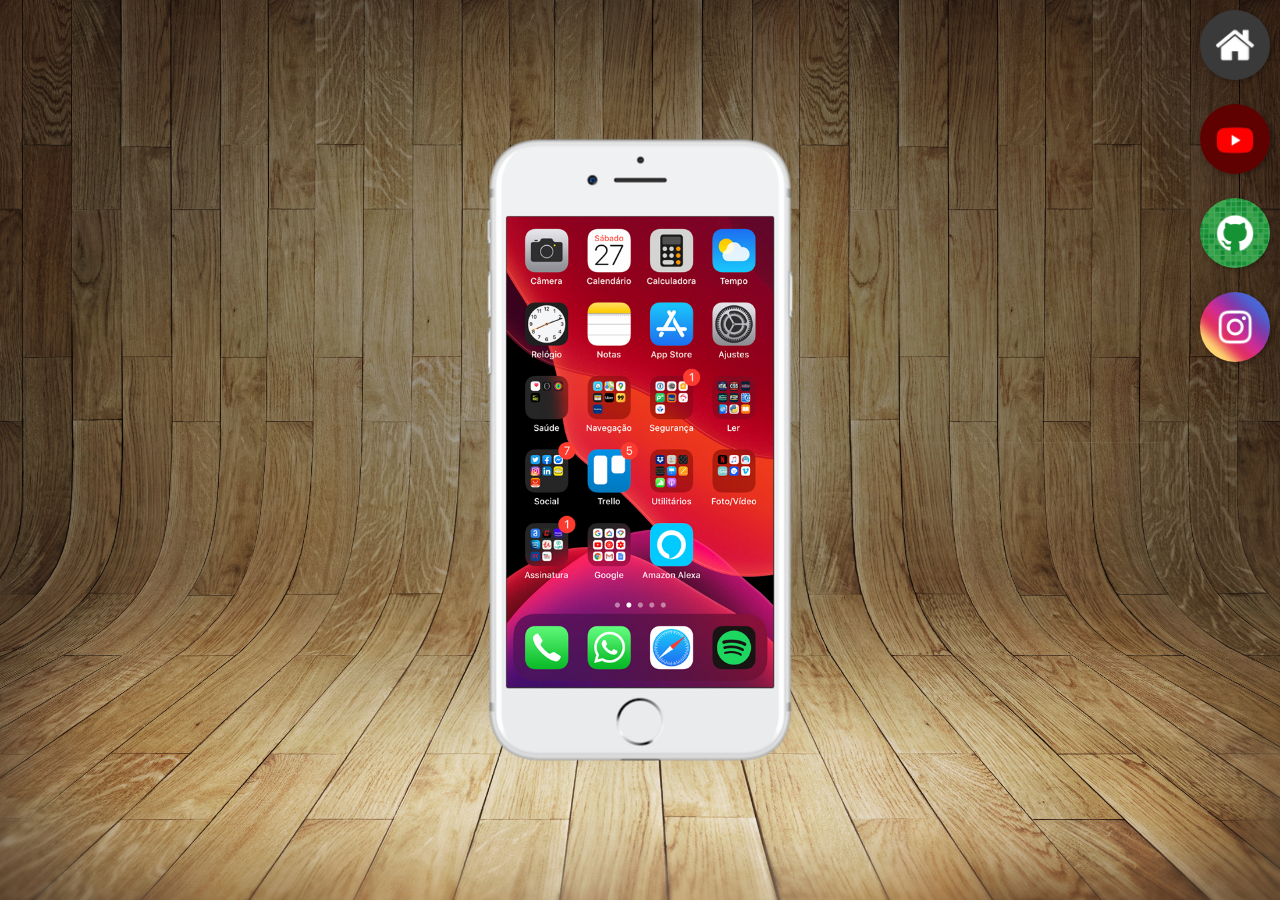
<file: index.html>
<!DOCTYPE html>
<html lang="pt-br">
<head>
    <meta charset="UTF-8">
    <meta name="viewport" content="width=device-width, initial-scale=1.0">
    <link rel="shortcut icon" href="favicon.ico" type="image/x-icon">
    <link rel="stylesheet" href="styles/style.css">
    <title>Redes Sociais</title>
</head>
<body>
    <main>
        <section id="phone">
            <iframe src="home.html" name="tela" id="tela" frameborder="0"> 
                Navegador incompatível para exibição do conteúdo
            </iframe>

        </section>
        <section id="sociais">
        <a href="home.html" target="tela"> <img src="imagens/logo-home.jpg" alt="home"></a> <br>        
        <a href="youtube.html" target="tela"><img src="imagens/logo-youtube.jpg" alt="Youtube"></a>
        <br>
        <a href="github.html" target="tela"><img src="imagens/logo-github.jpg" alt="GitHub"></a>
        <br>
        <a href="instagram.html" target="tela"><img src="imagens/logo-instagram.jpg" alt="Instagram"></a>
    </section>
</main>
</body>
</html>
</file>
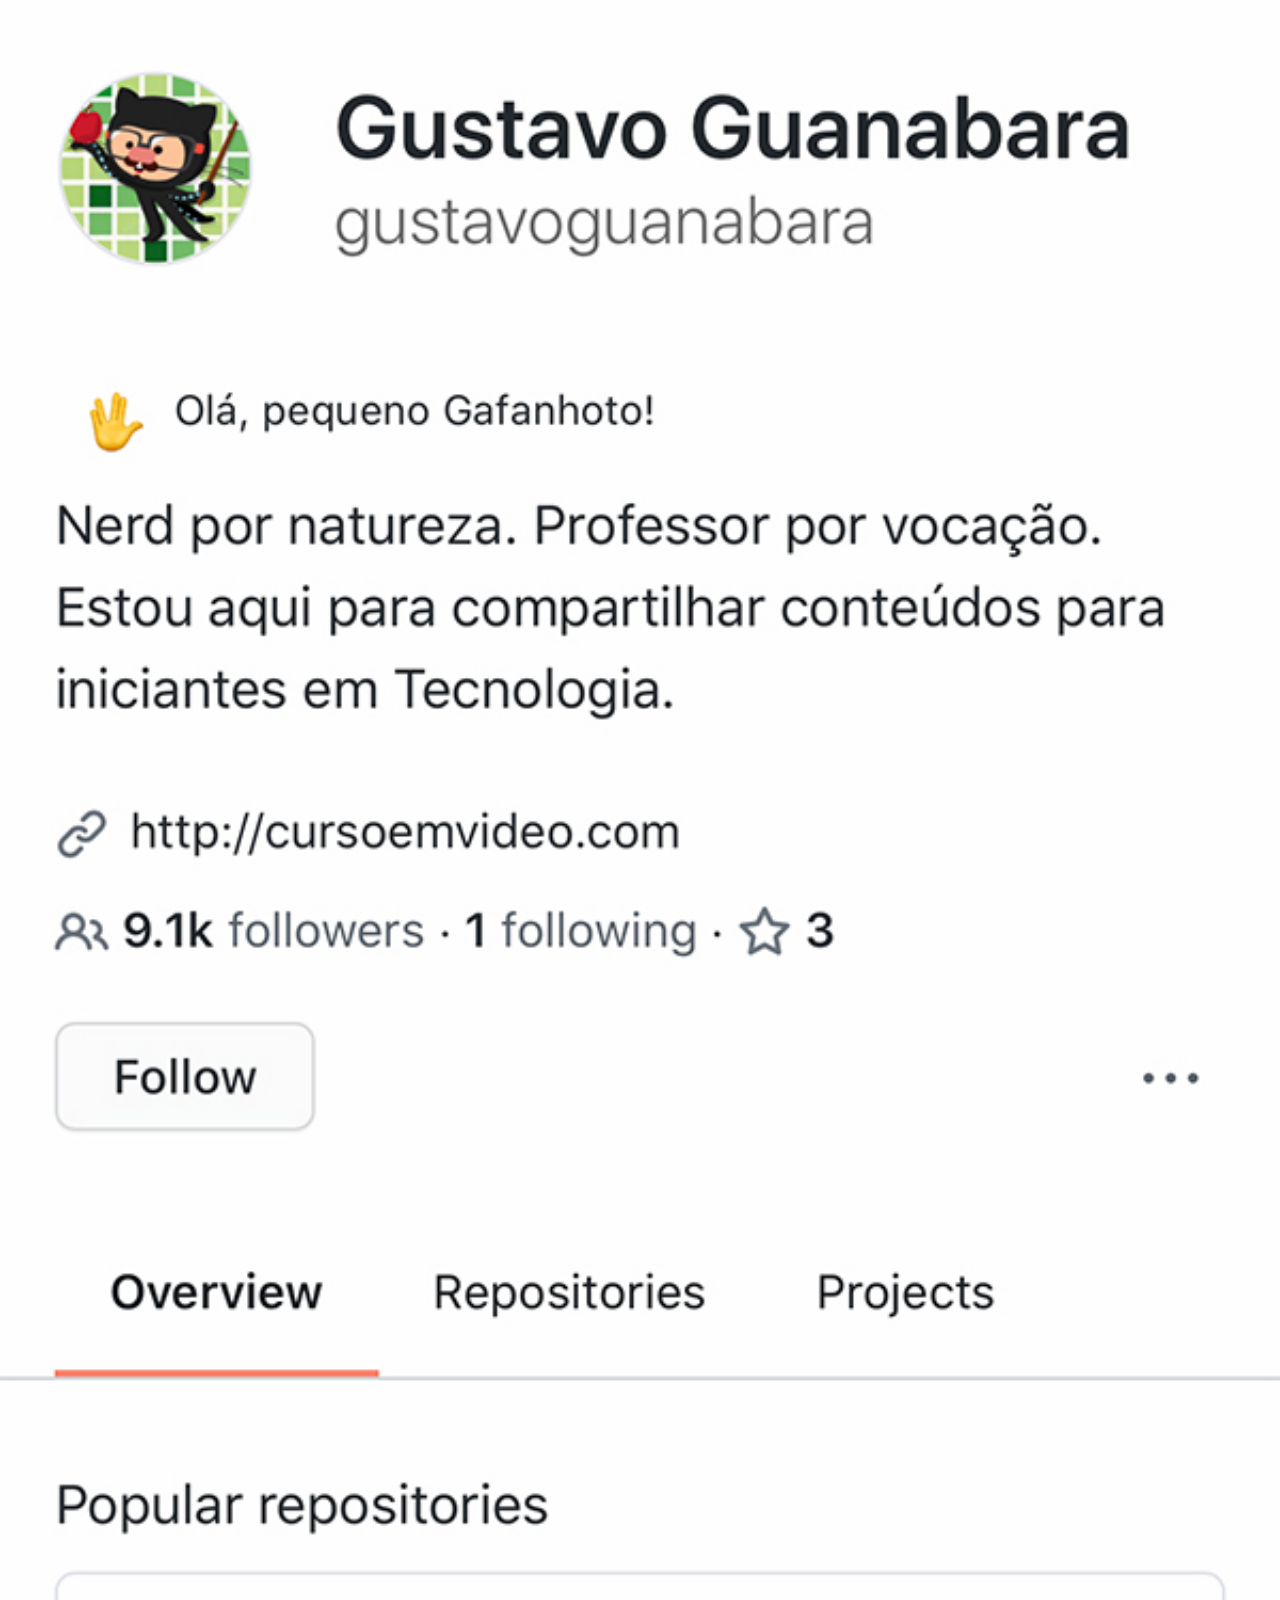
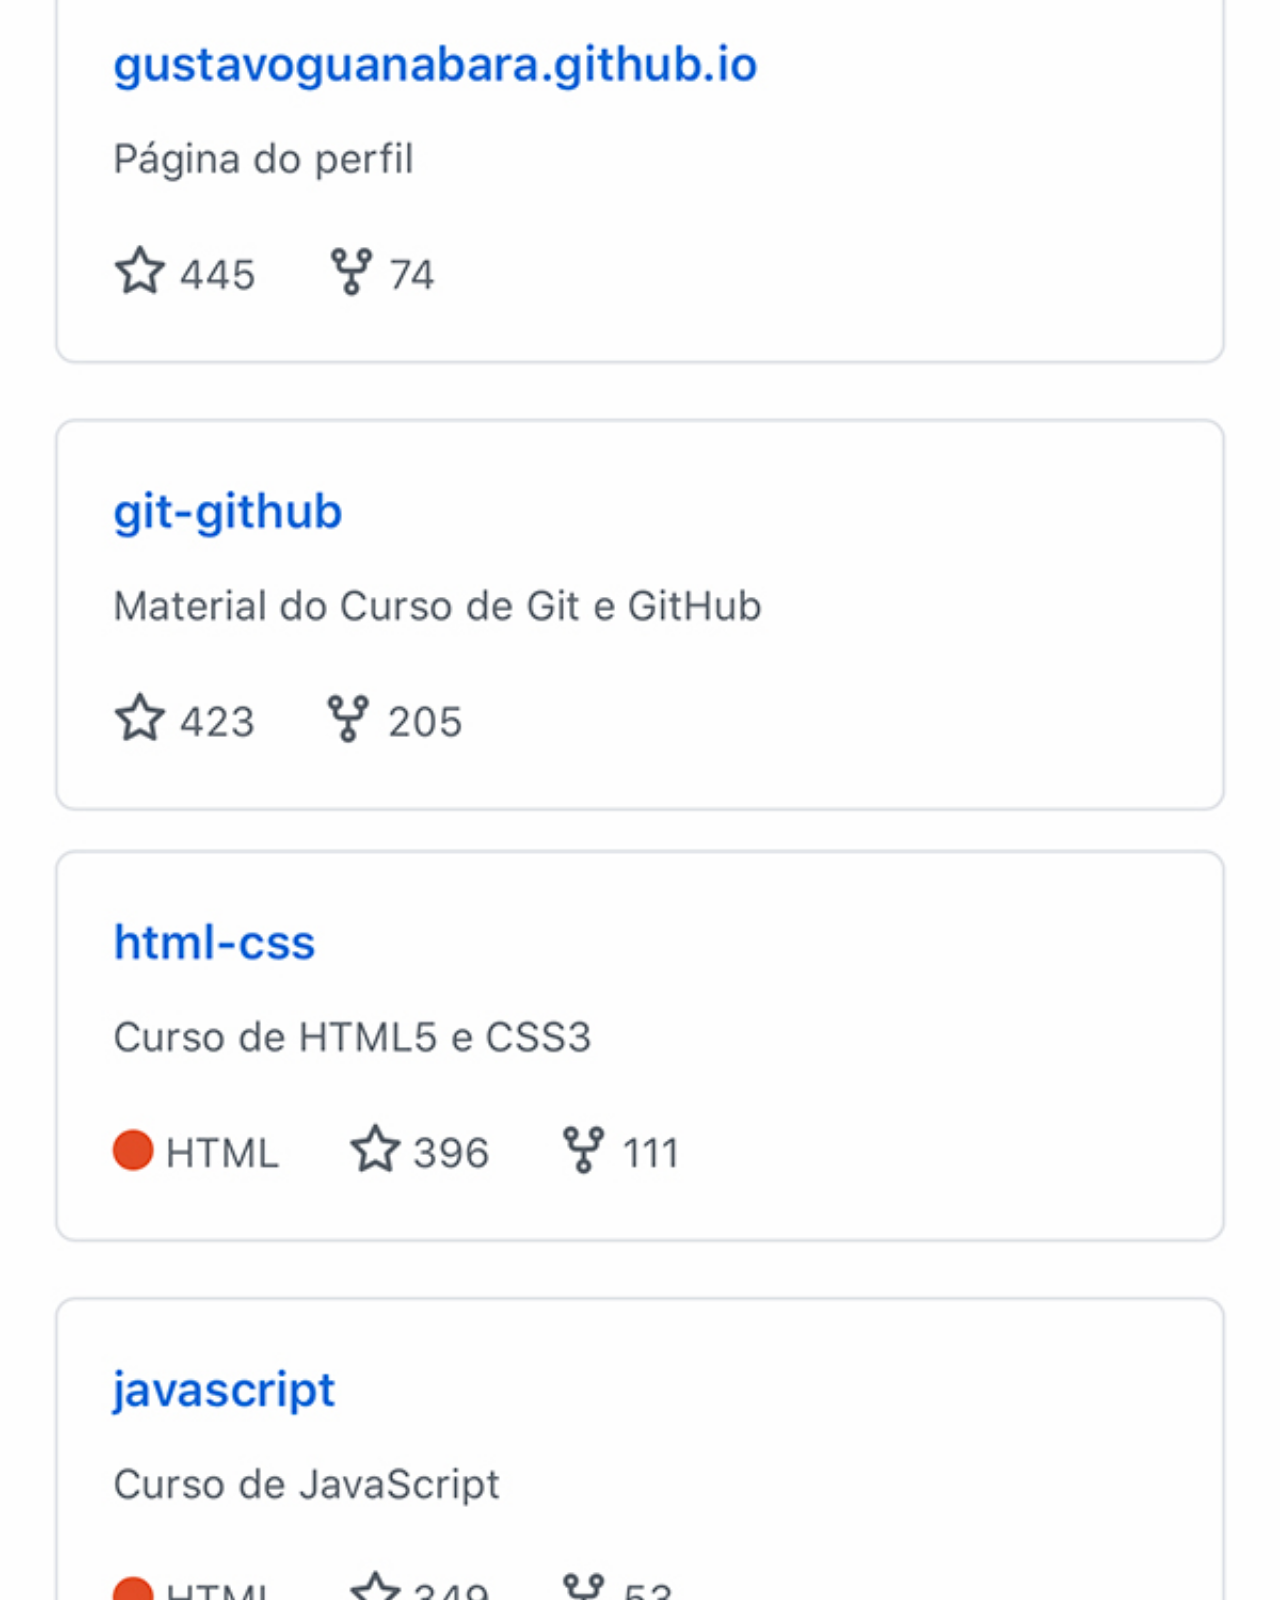
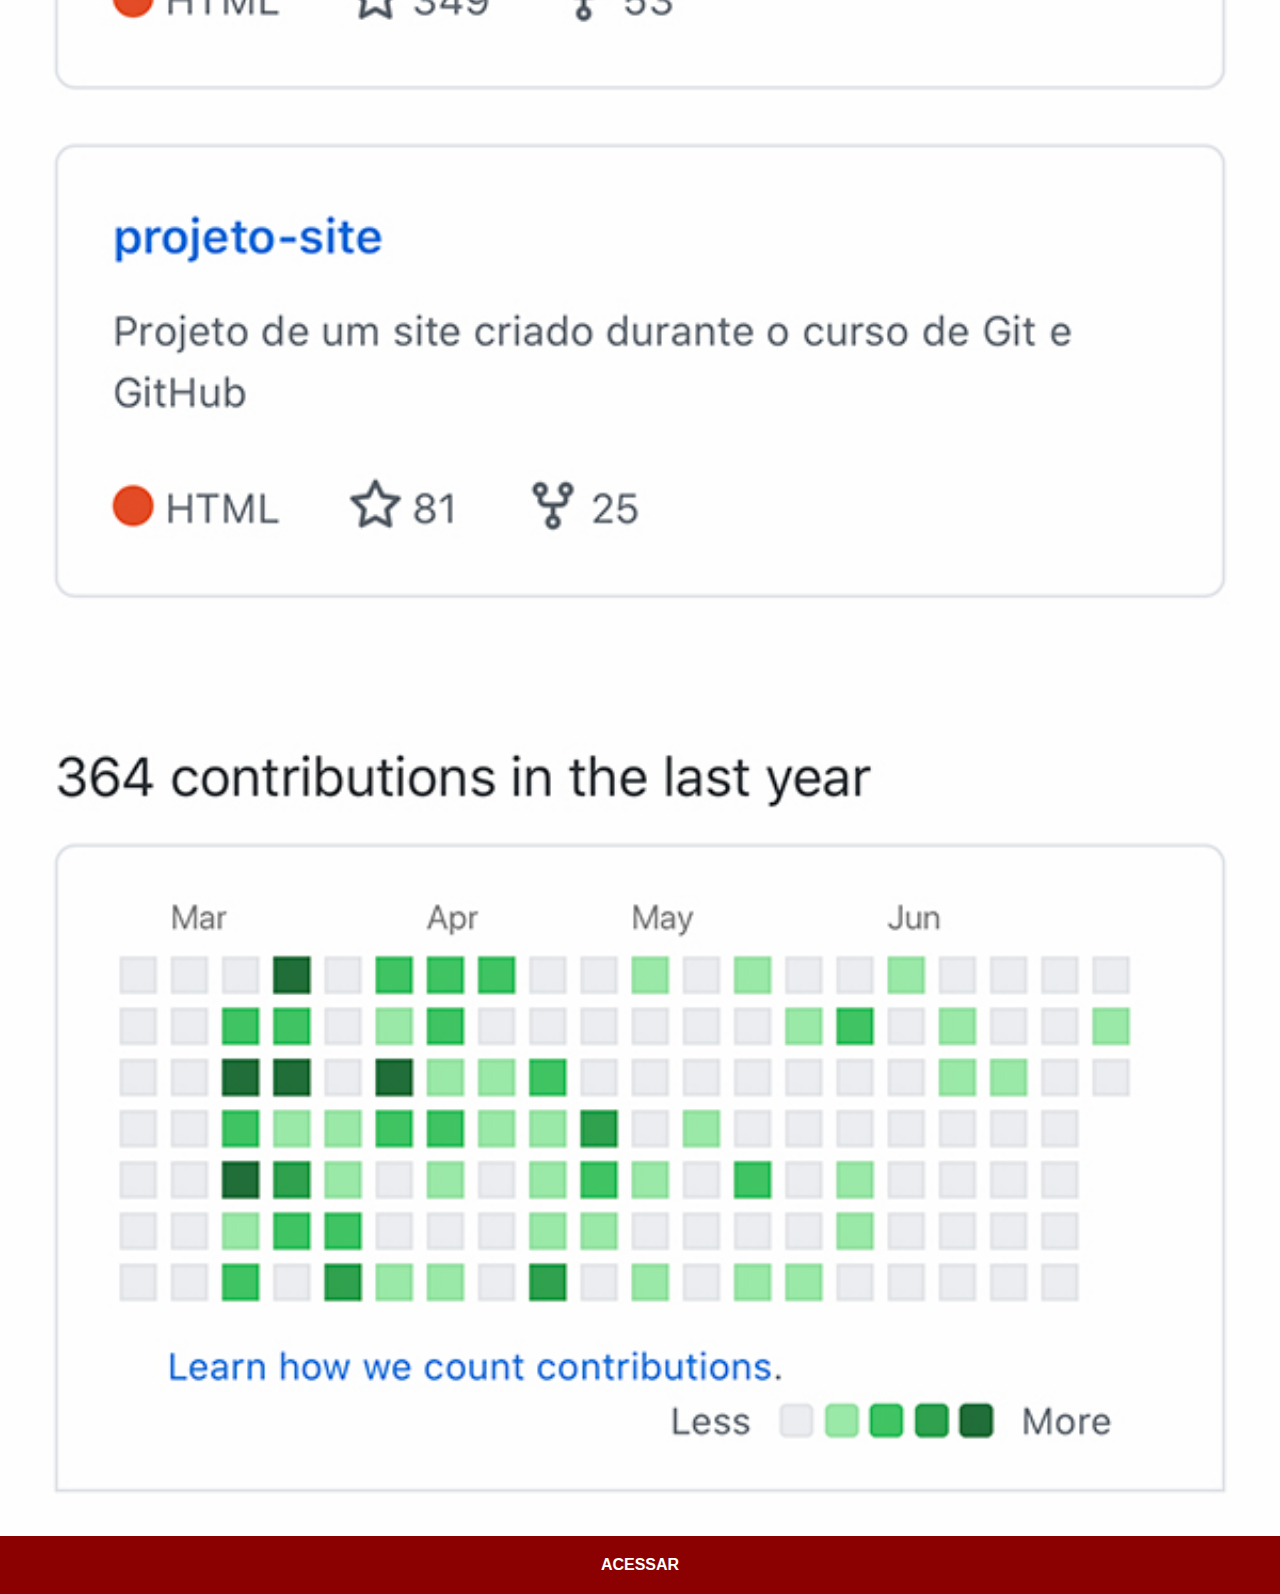
<file: github.html>
<!DOCTYPE html>
<html lang="pt-br">
<head>
    <meta charset="UTF-8">
    <meta name="viewport" content="width=device-width, initial-scale=1.0">
    <title>GitHub</title>
    <link rel="stylesheet" href="styles/sociais.css">
</head>
<body>
    <img src="imagens/tela-github.jpg" alt="GitHub">
    <a href="https://github.com/gustavoguanabara" target="_blank">ACESSAR</a> <!--blank para abrir em outra aba-->
</body>
</html>
</file>
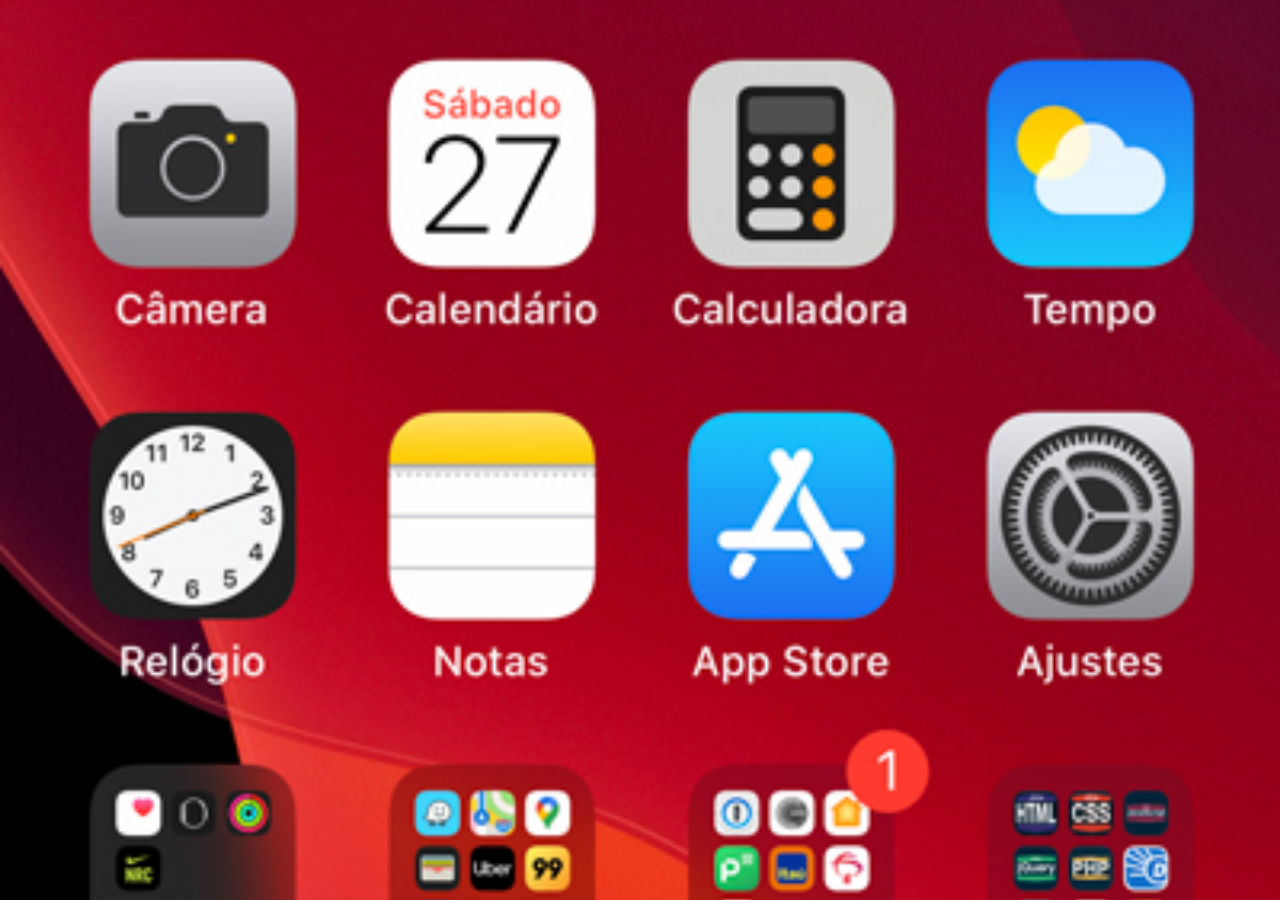
<file: home.html>
<!DOCTYPE html>
<html lang="pt-br">
<head>
    <meta charset="UTF-8">
    <meta name="viewport" content="width=device-width, initial-scale=1.0">
    <title>Home</title>
</head>
<style>
    * {
        margin: 0px;
        padding: 0px;
    }

    body {
        height: 100vh;
        width: 100vw;
        background: black url('imagens/tela-home.jpg') no-repeat top center;
        background-size: cover;
    }
</style>
<body>
    
</body>
</html>
</file>
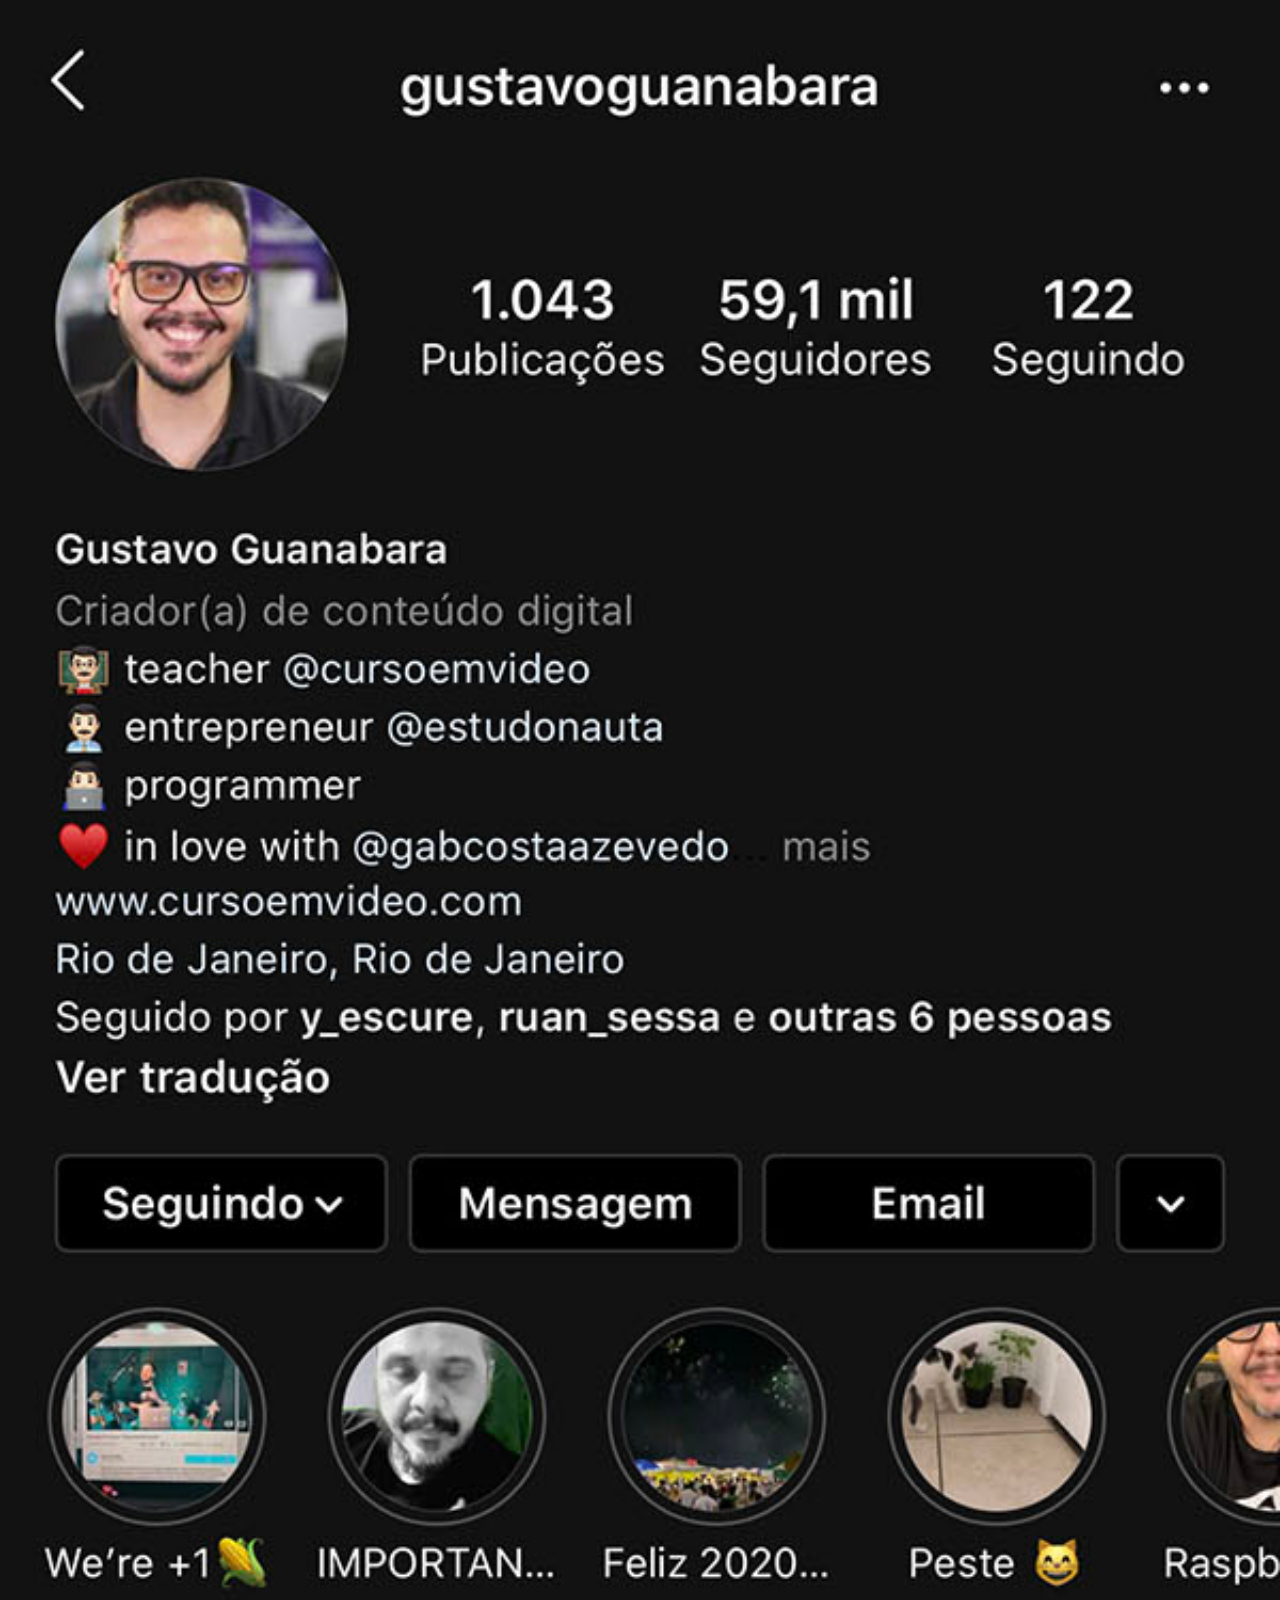
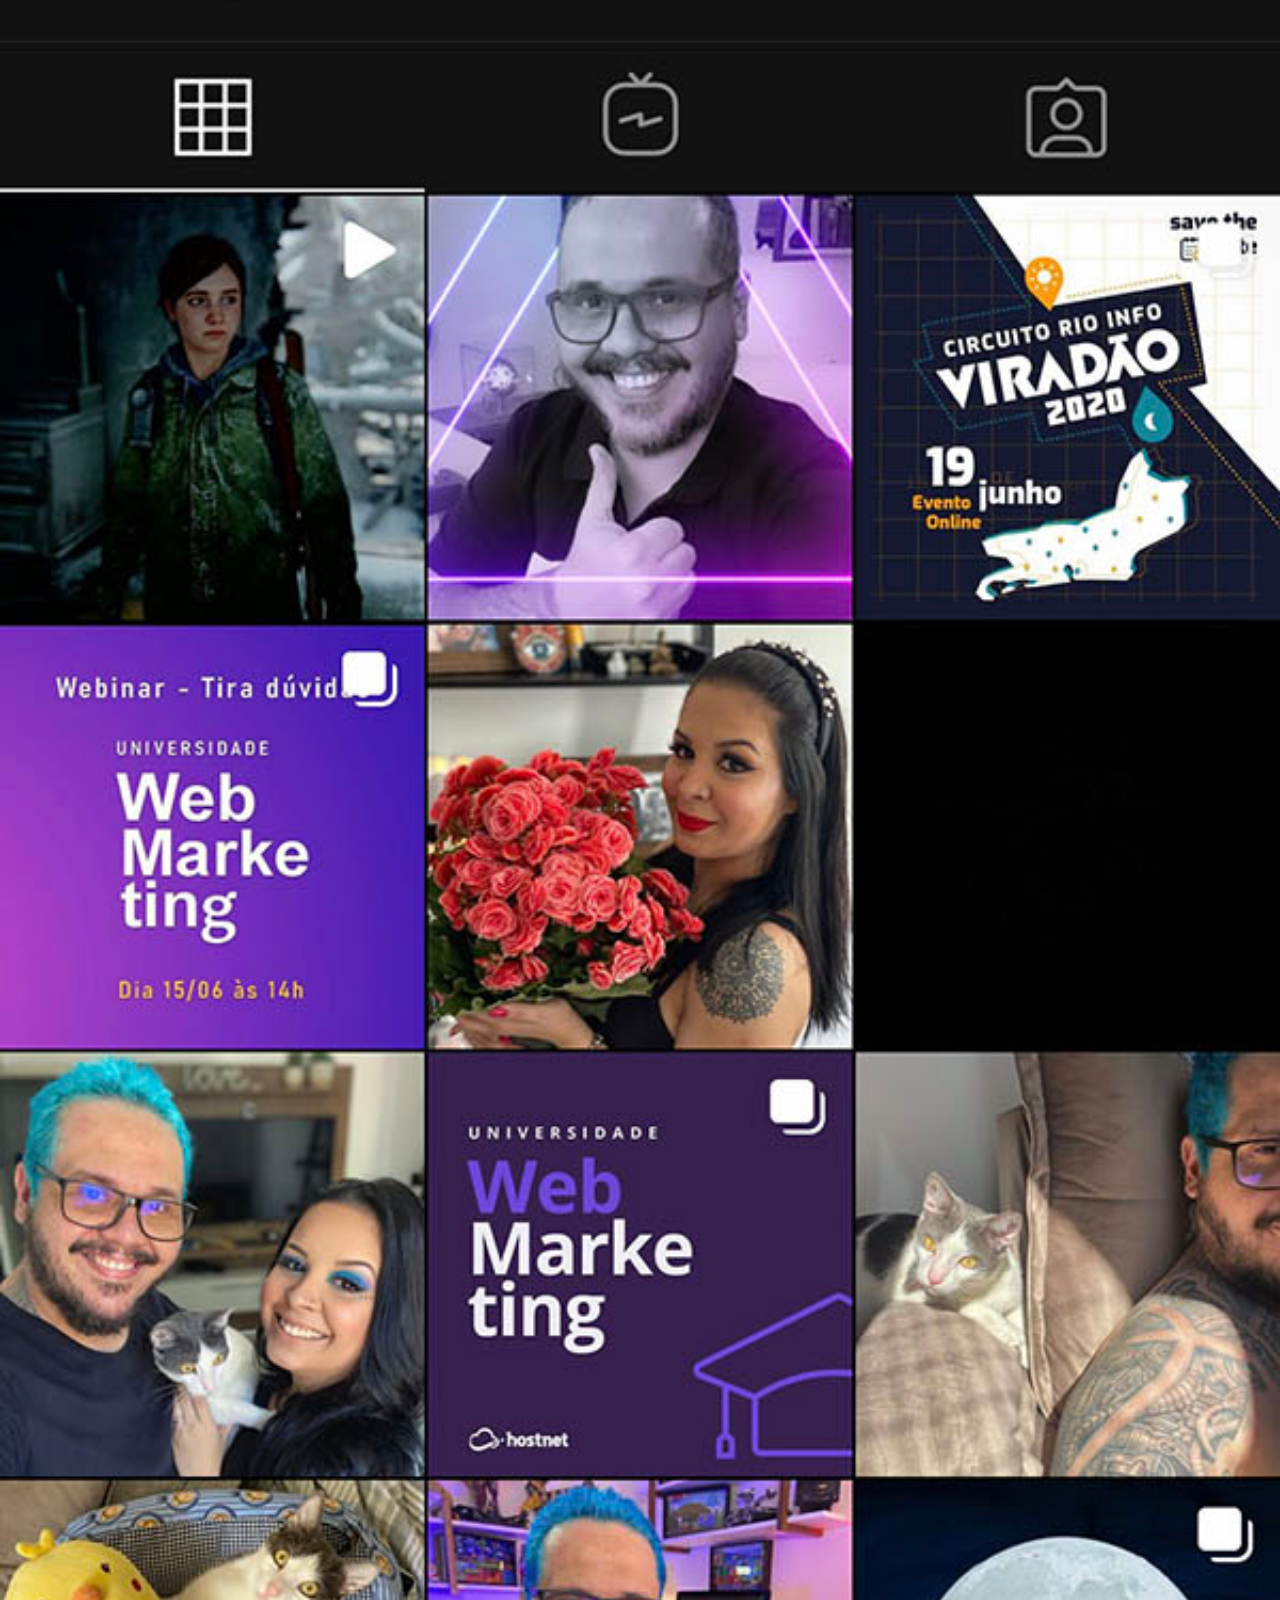
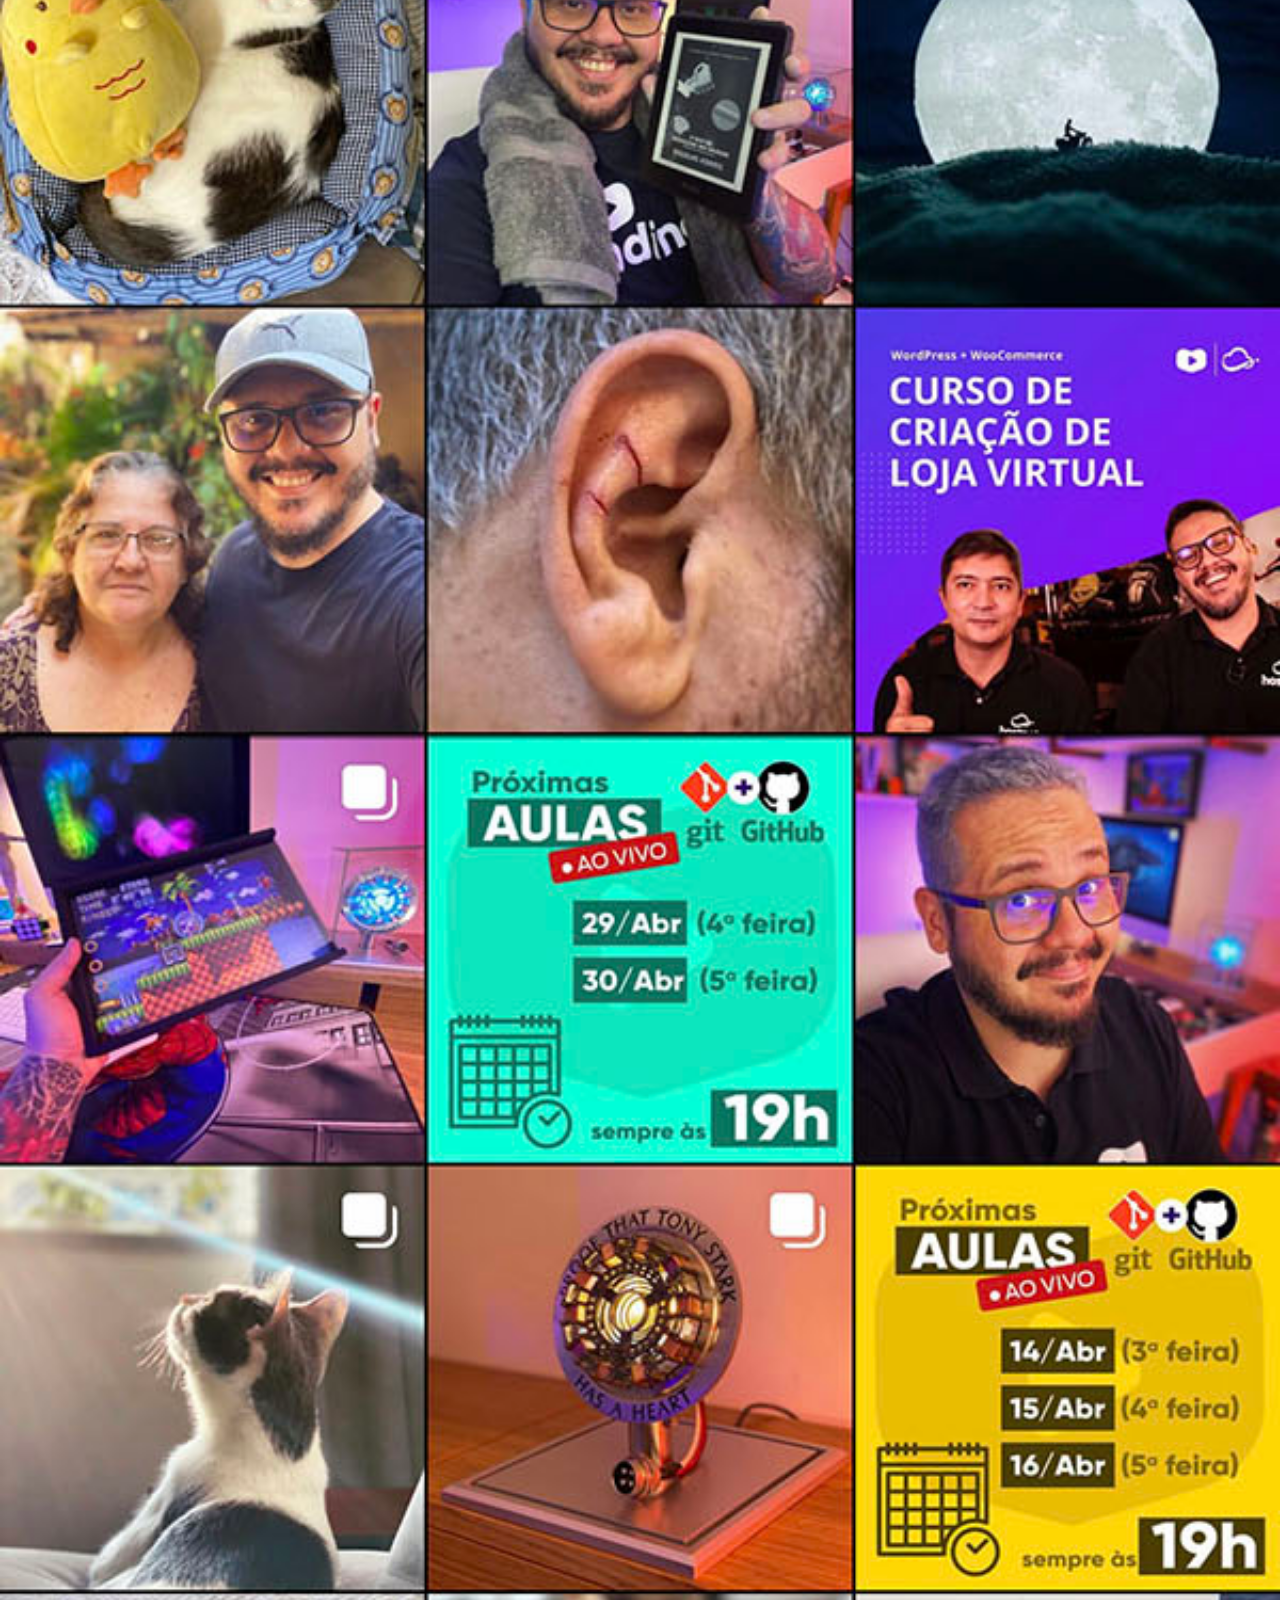
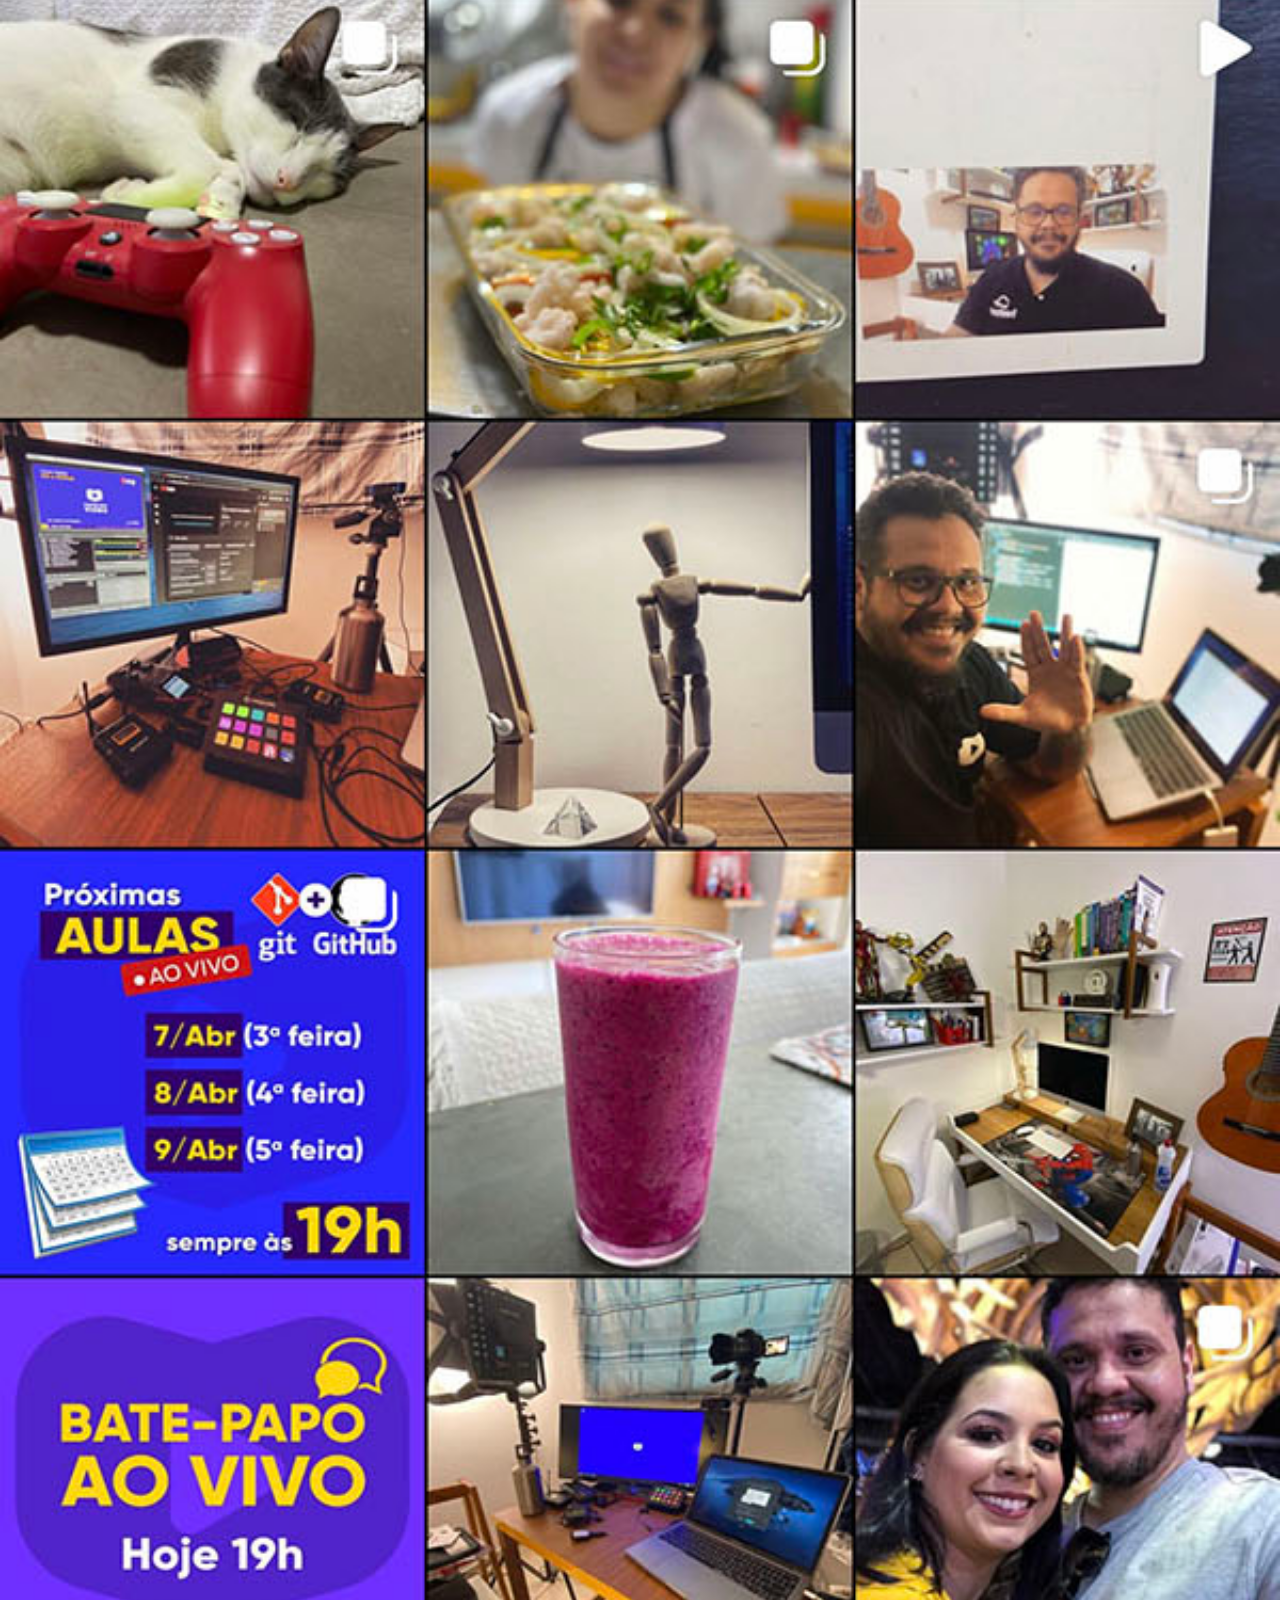
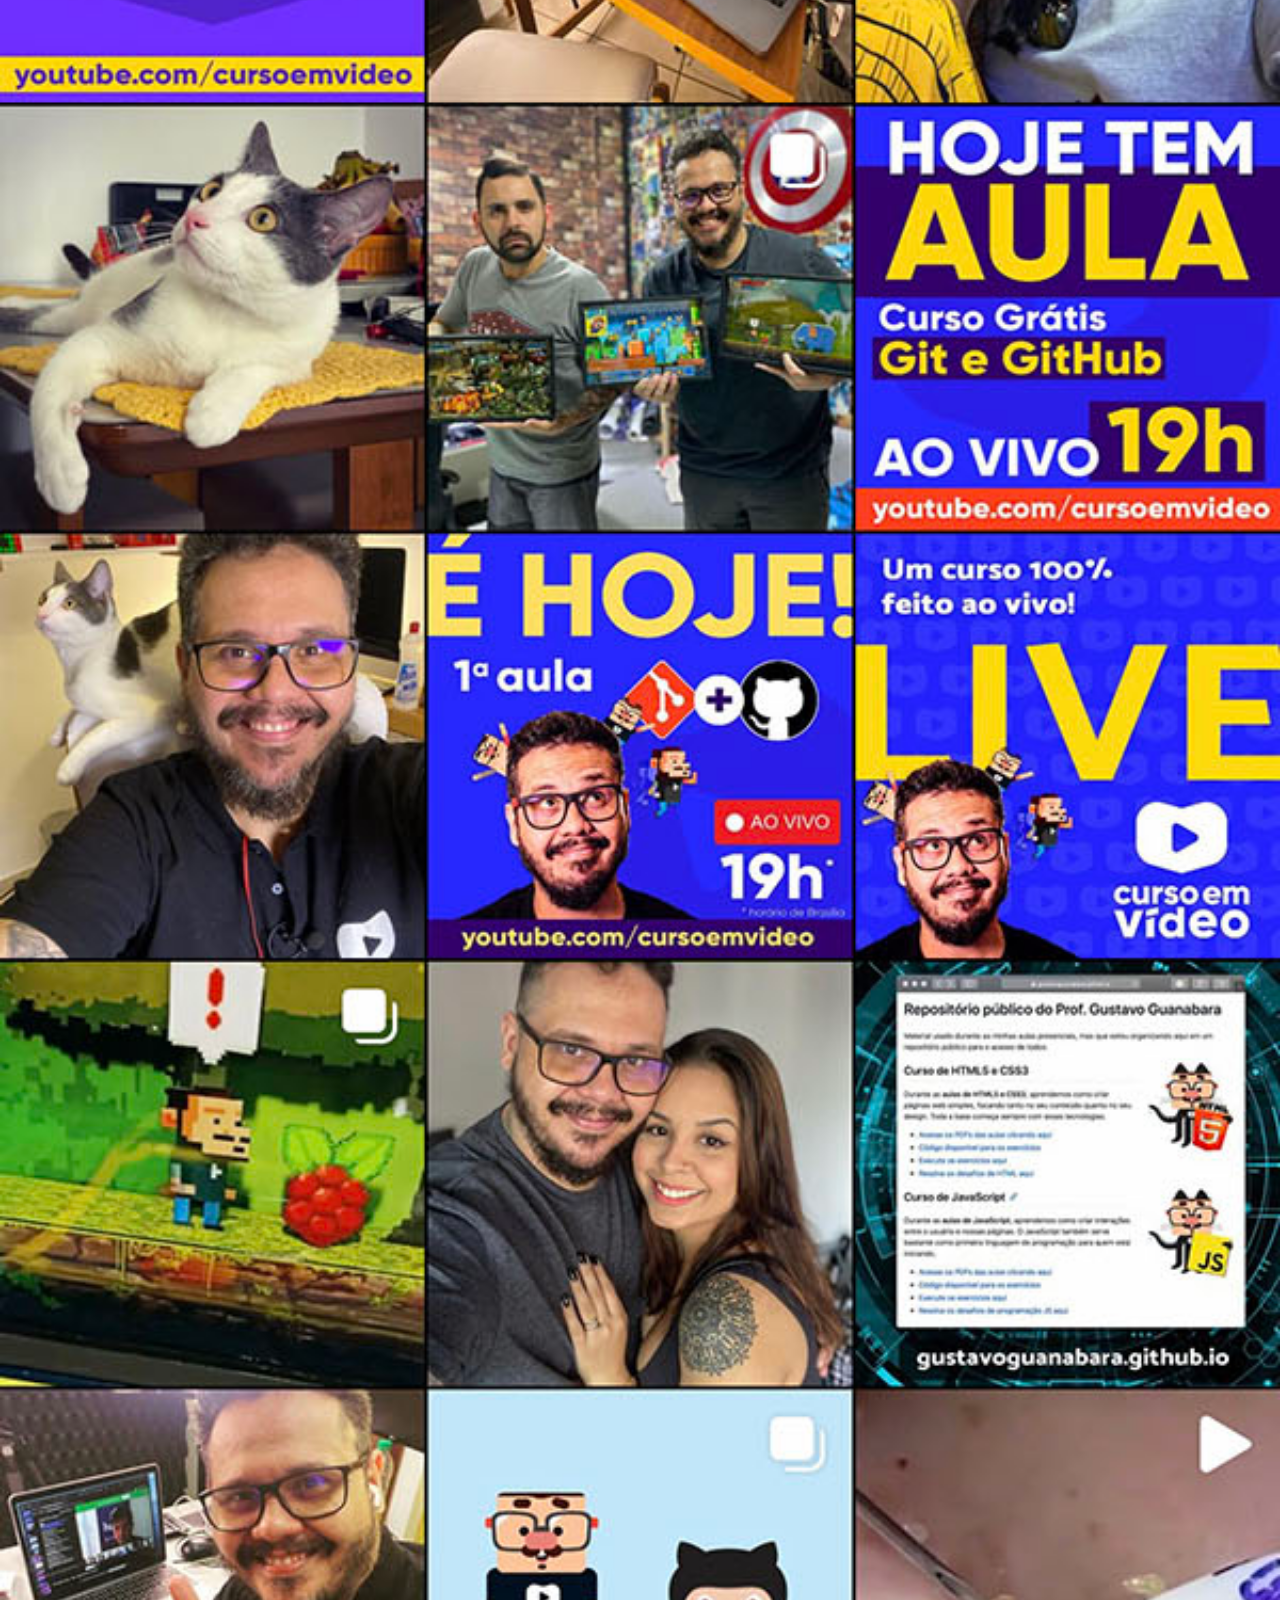
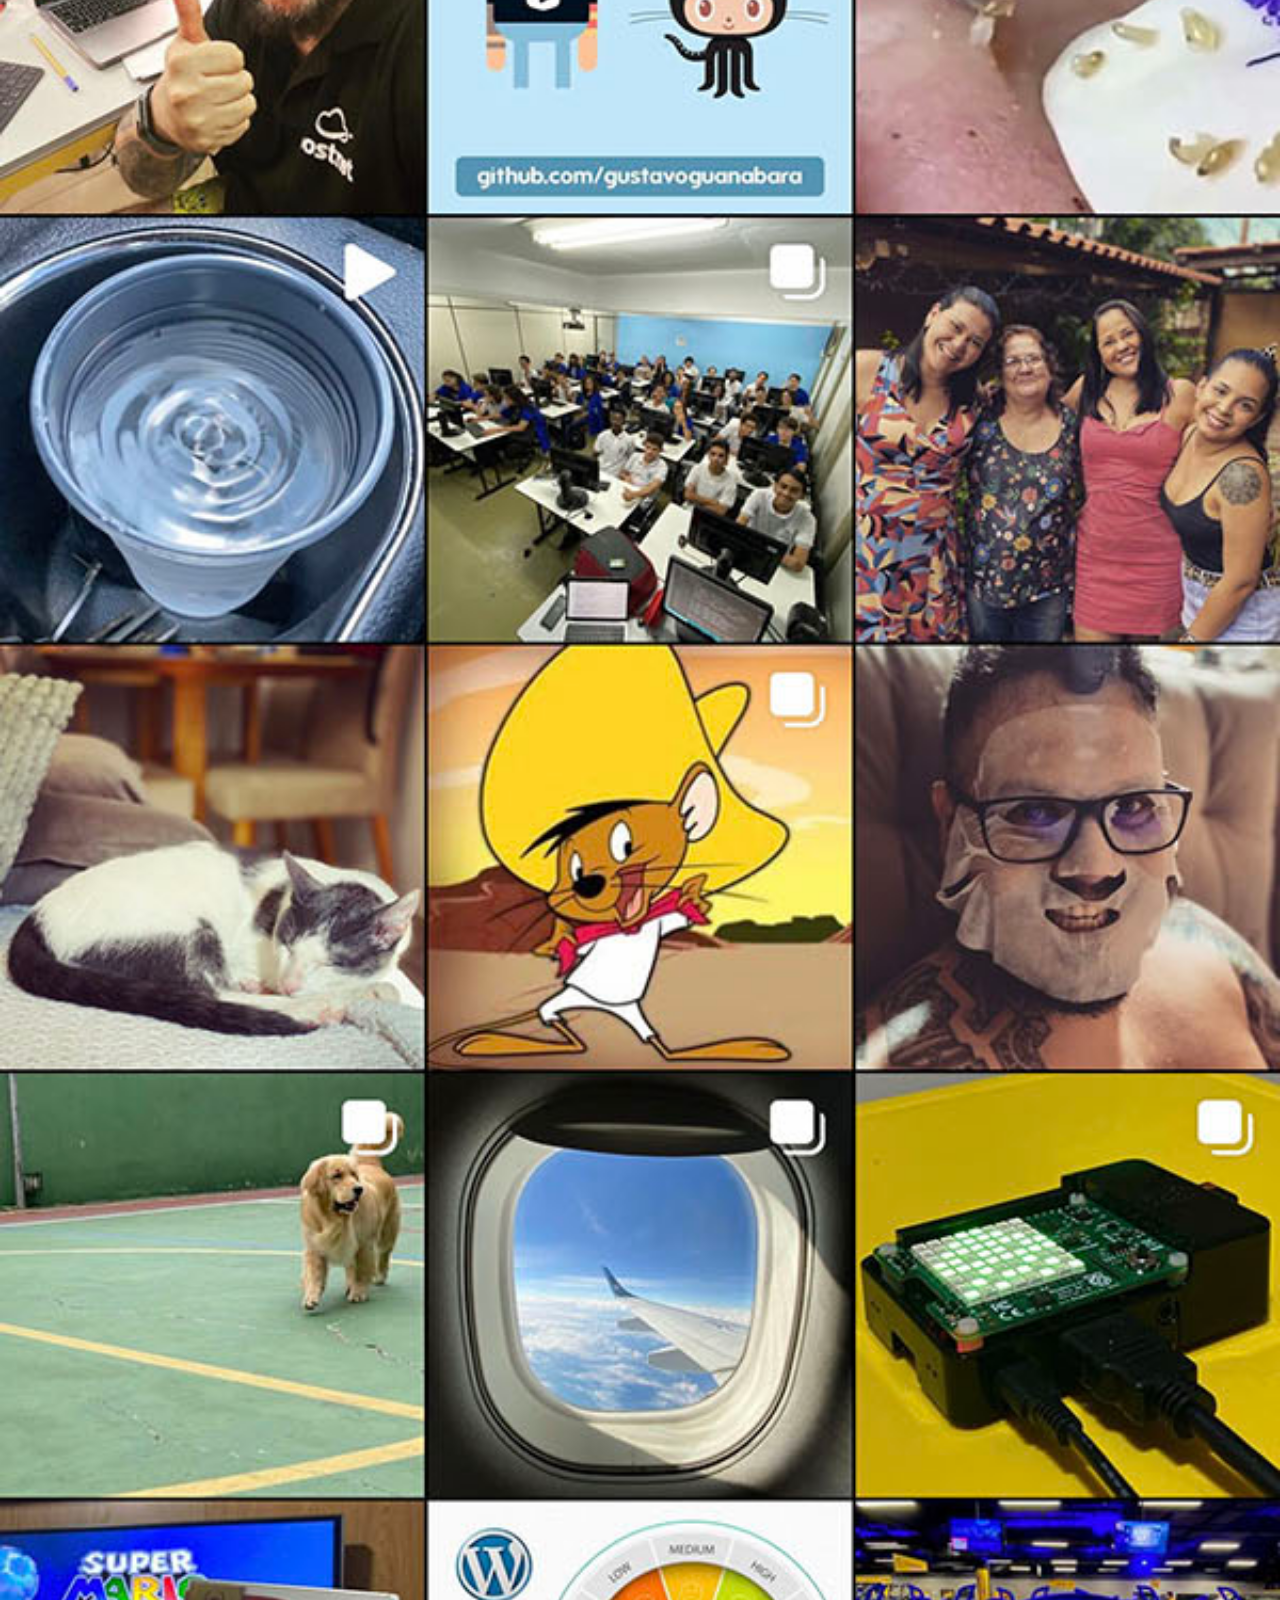
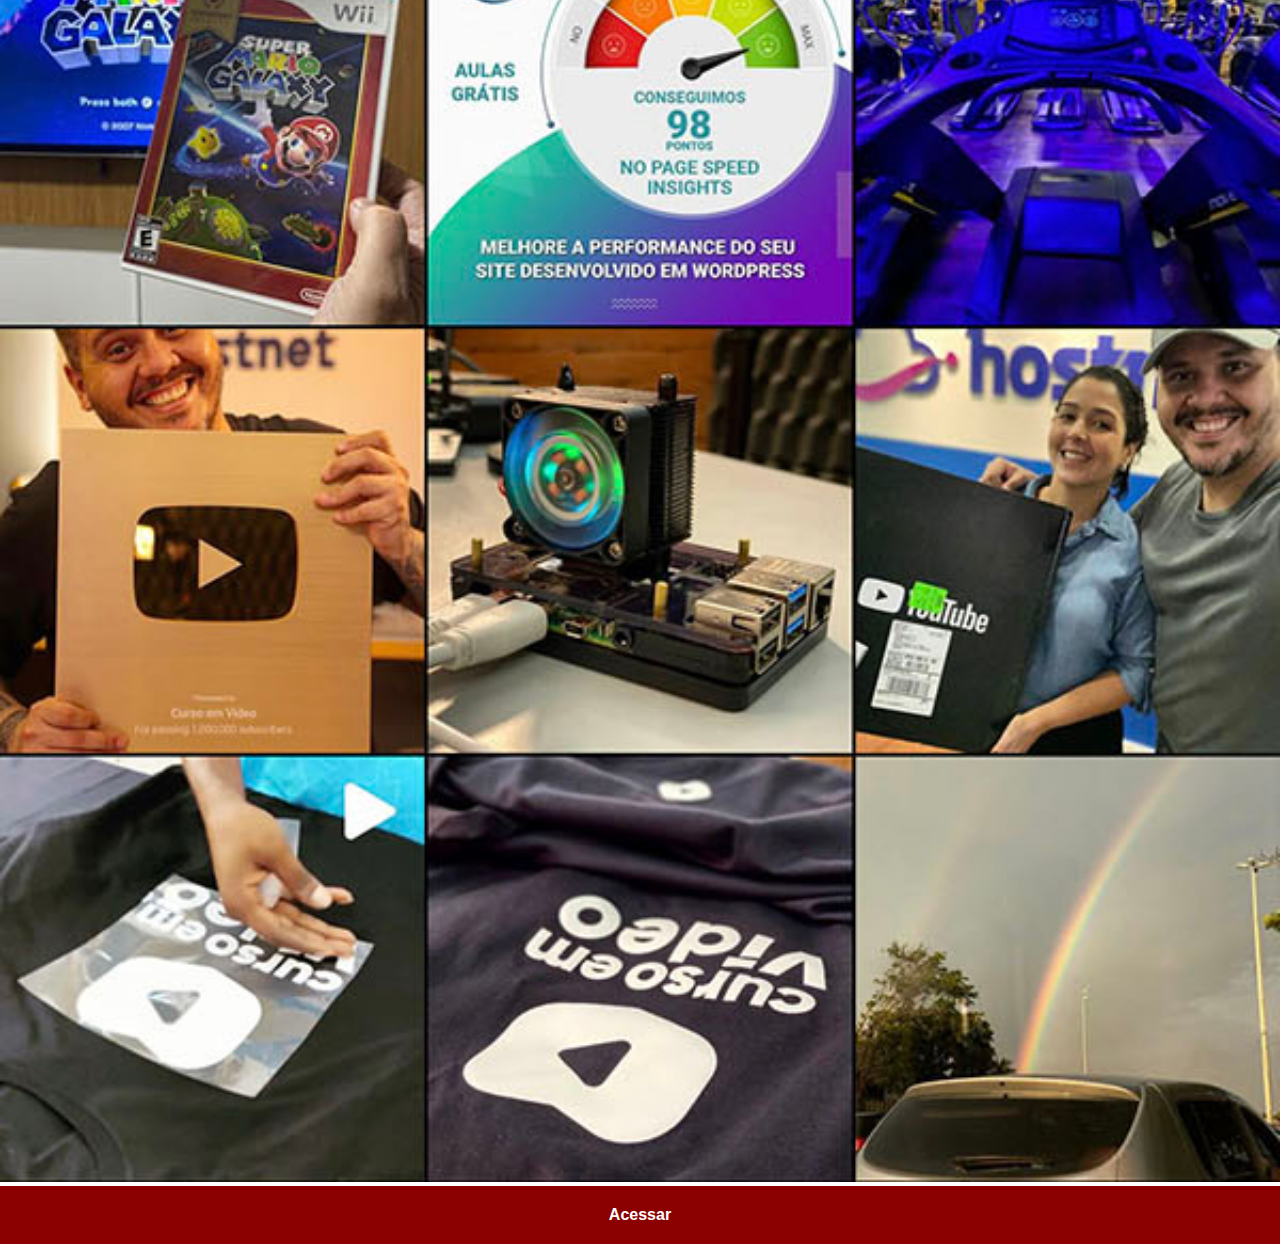
<file: instagram.html>
<!DOCTYPE html>
<html lang="pt-br">
<head>
    <meta charset="UTF-8">
    <meta name="viewport" content="width=device-width, initial-scale=1.0">
    <title>Instagram</title>
    <link rel="stylesheet" href="styles/sociais.css">
</head>
<body>
    <img src="imagens/tela-instagram.jpg" alt="Instagram">
    <a href="https://www.instagram.com/gustavoguanabara" target="_blank">Acessar</a>
</body>
</html>
</file>
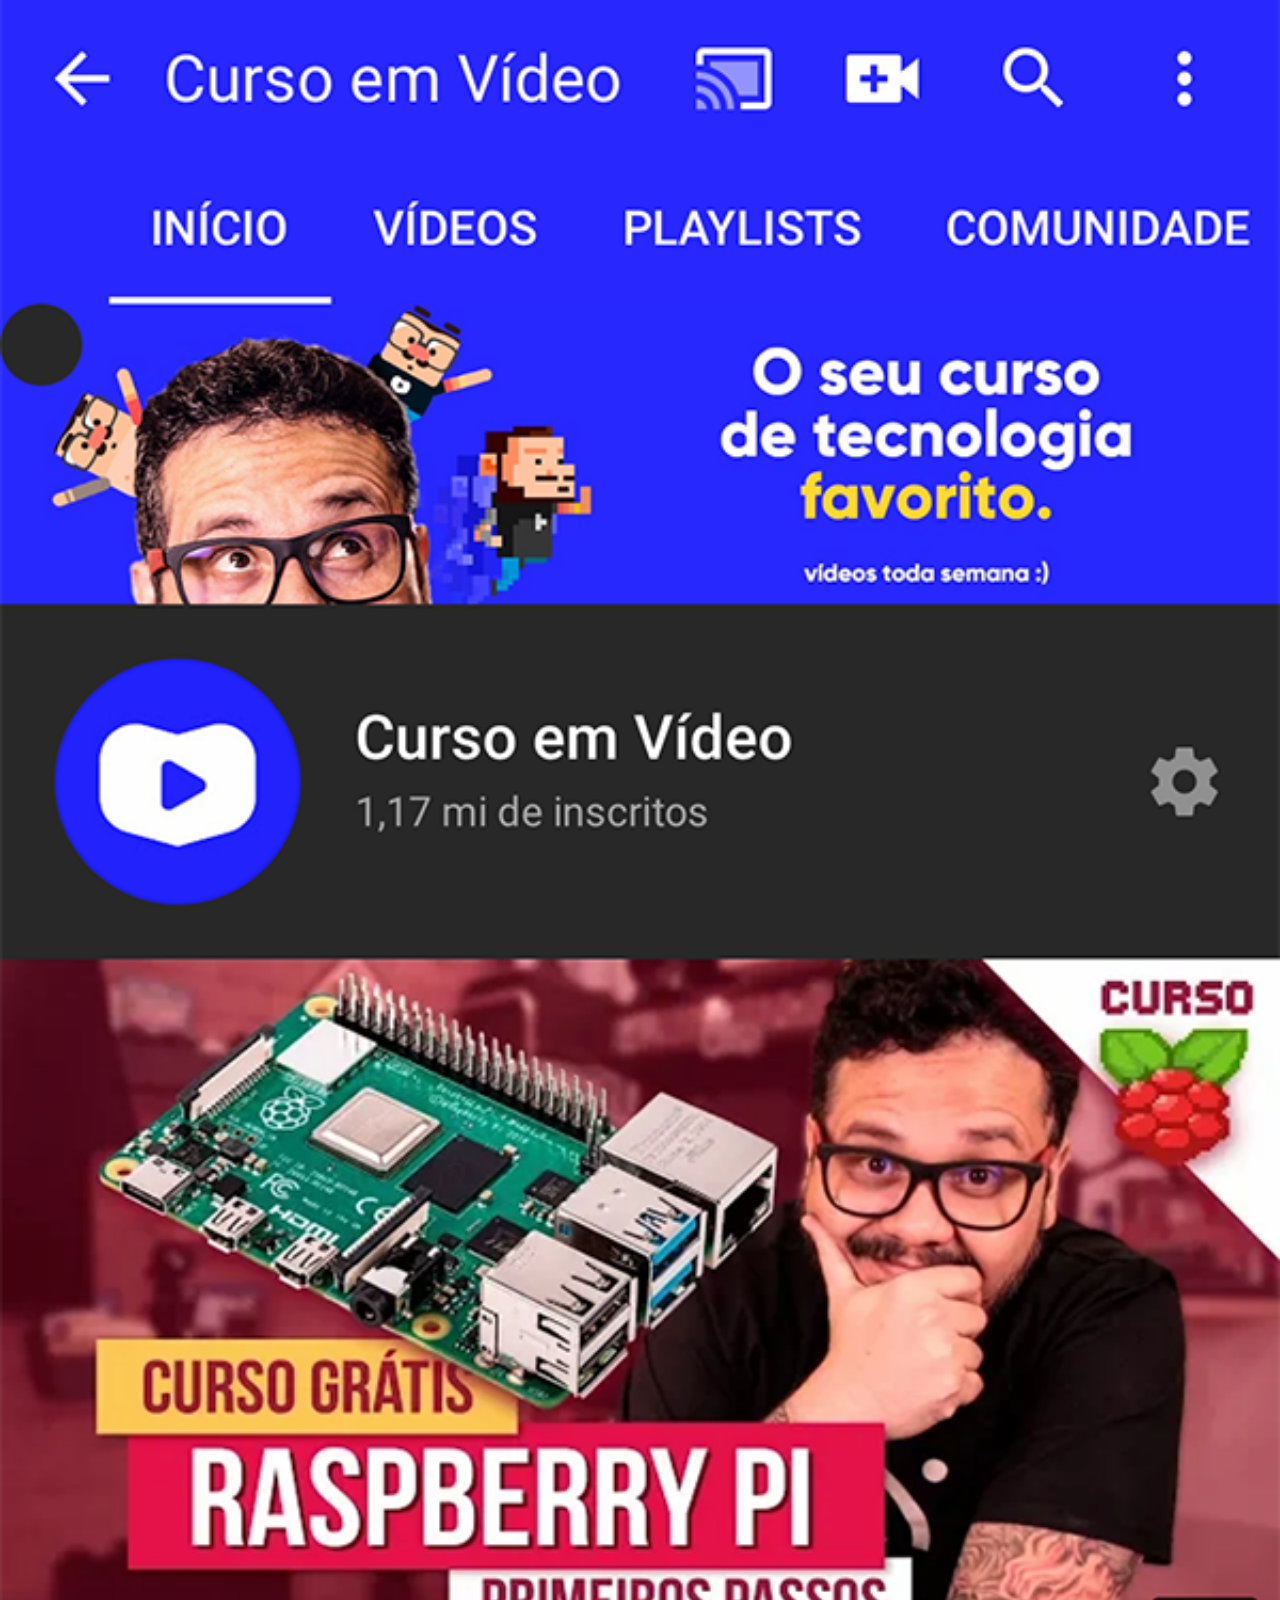
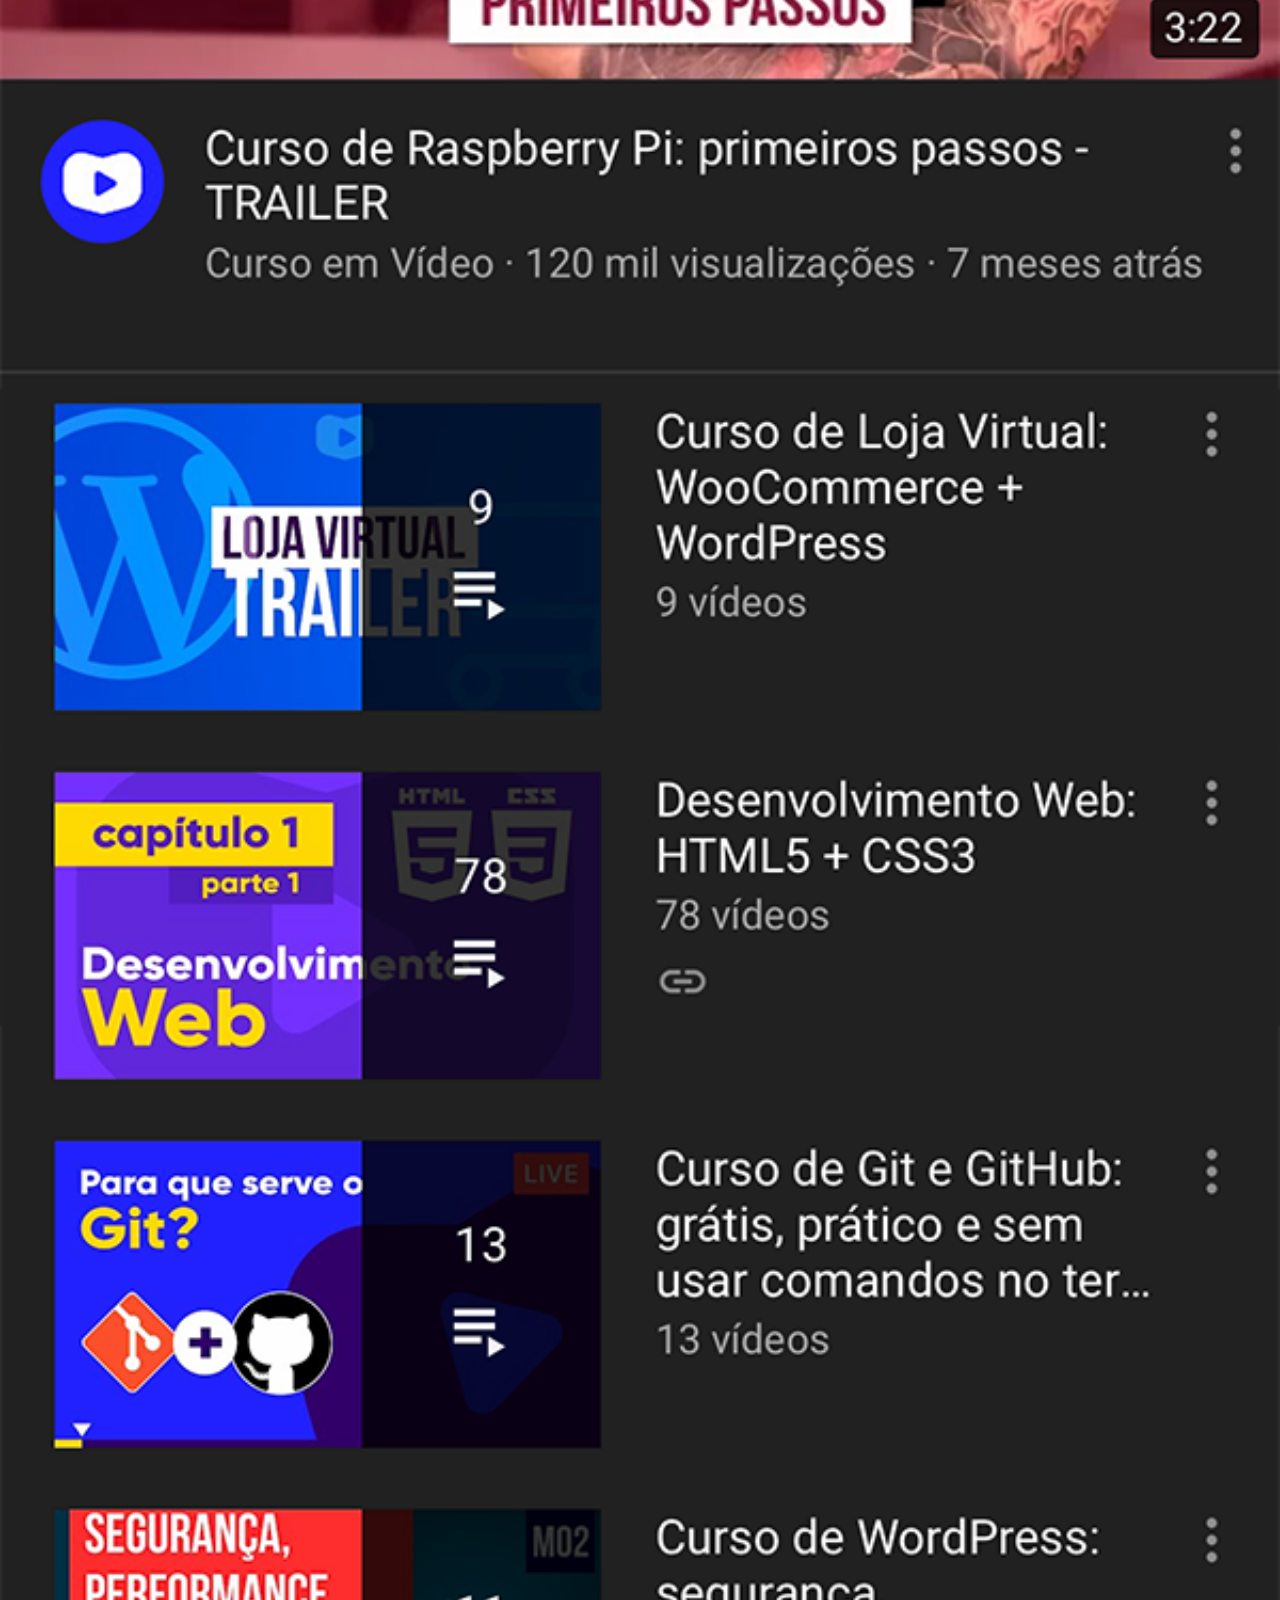
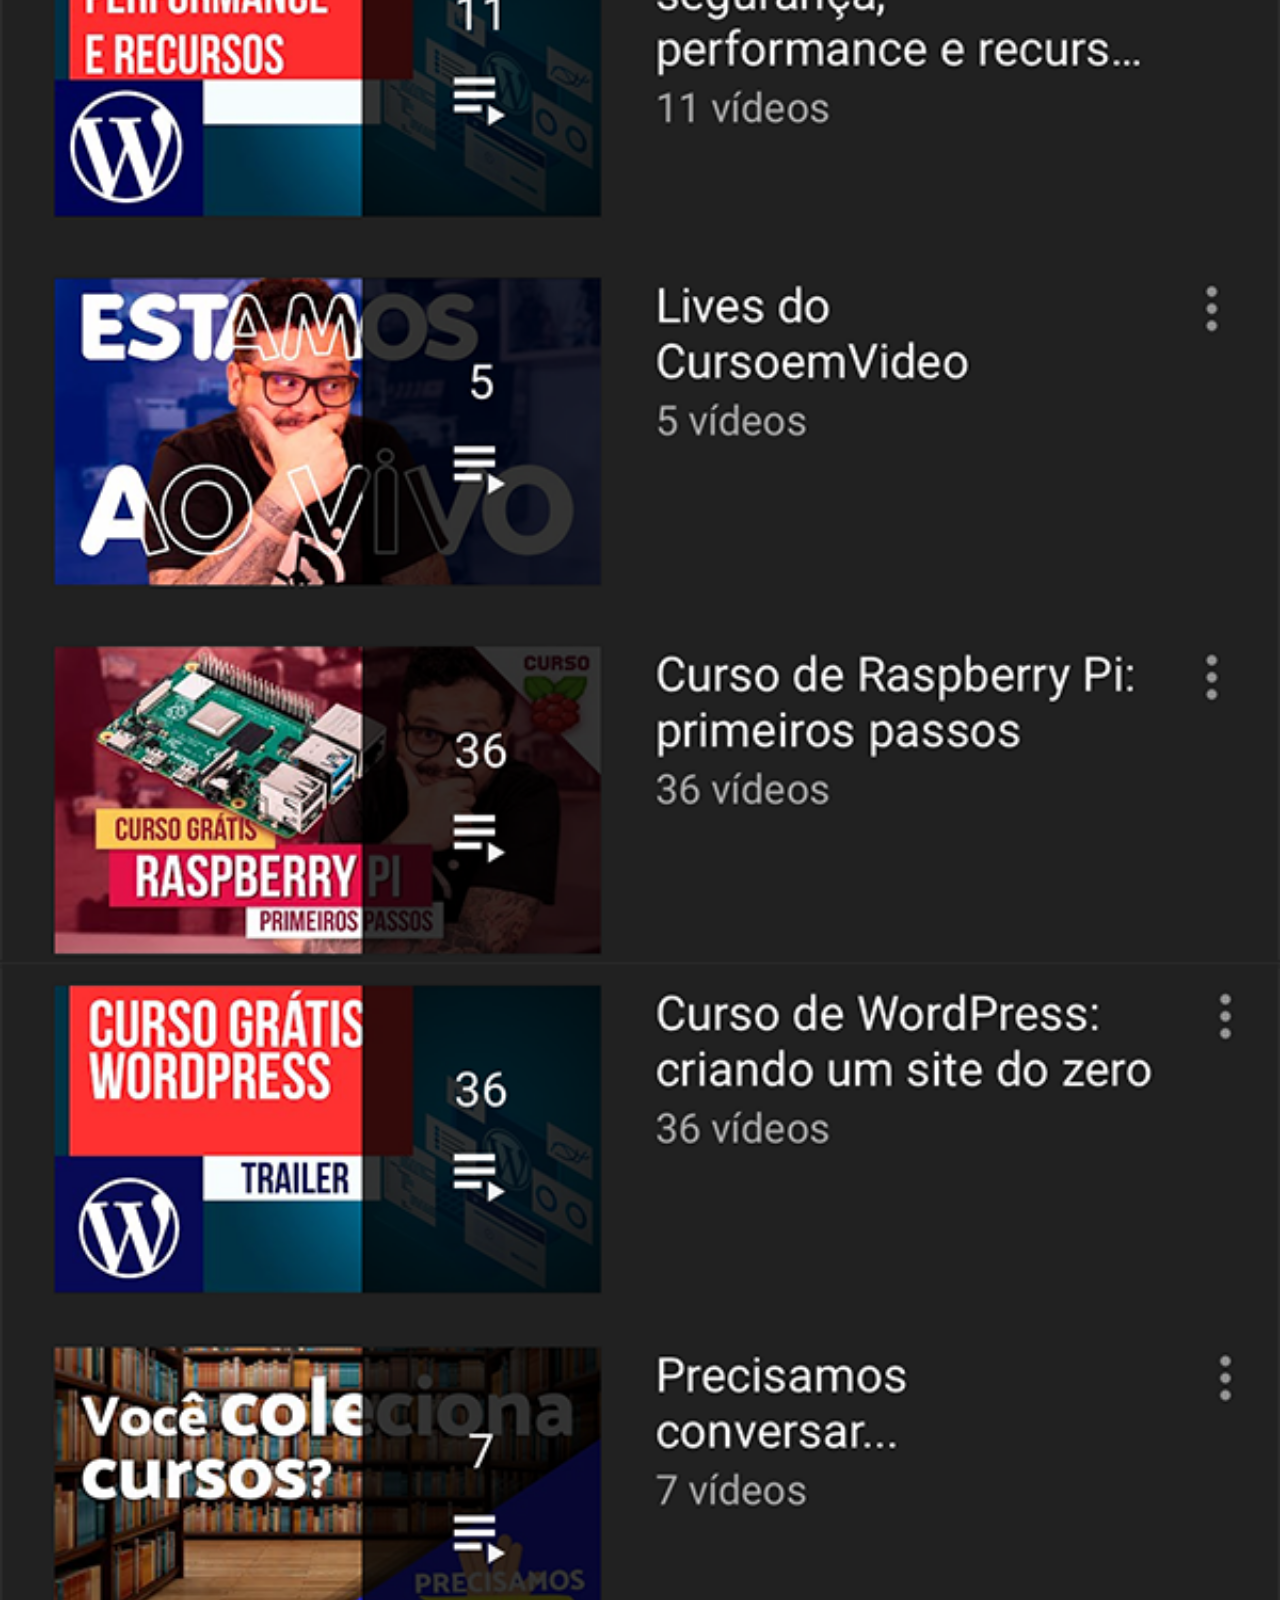
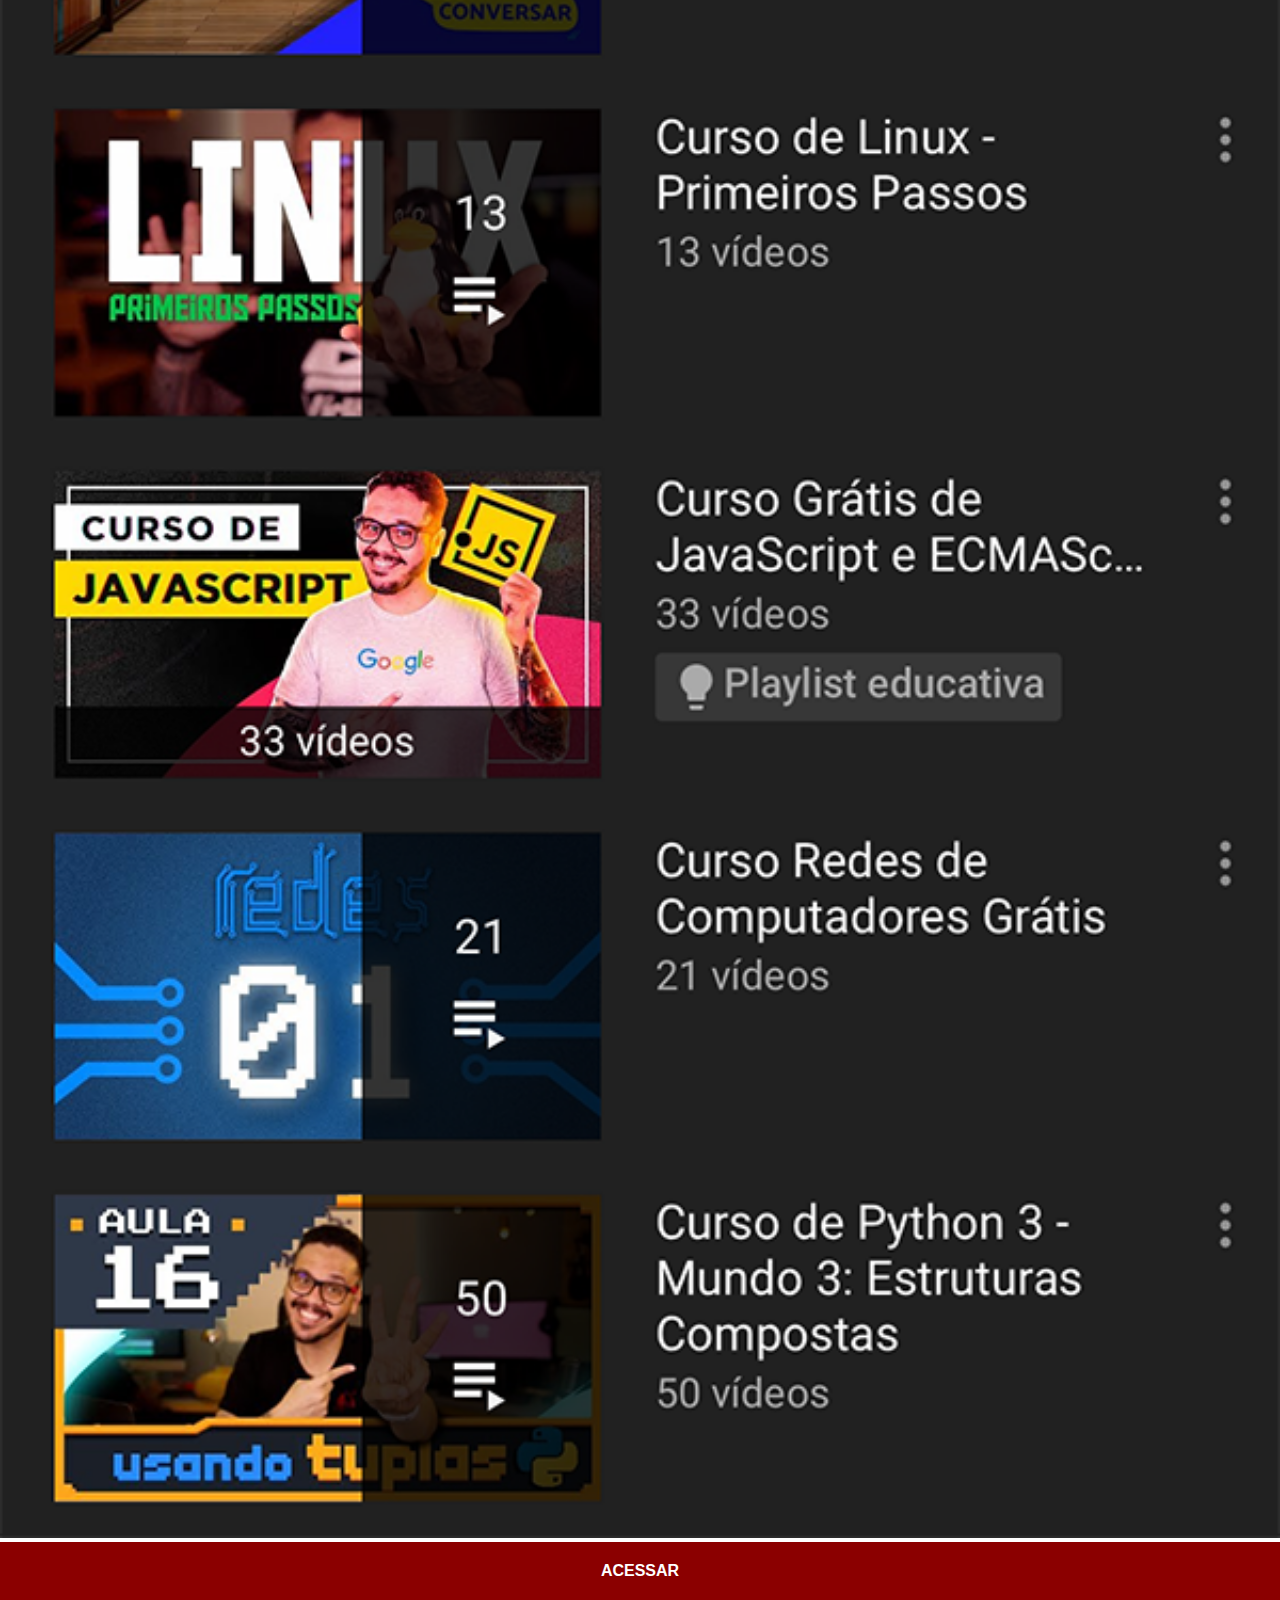
<file: youtube.html>
<!DOCTYPE html>
<html lang="pt-br">
<head>
    <meta charset="UTF-8">
    <meta name="viewport" content="width=device-width, initial-scale=1.0">
    <title>Youtube</title>
    <link rel="stylesheet" href="styles/sociais.css">
</head>
<body>
    <img src="imagens/tela-youtube.png" alt="Youtube">
    <a href="https://www.youtube.com/c/CursoemV%C3%ADdeo/playlists" target="_blank">ACESSAR</a> <!--blank para abrir em outra aba-->
</body>
</html>
</file>
<file: styles/sociais.css>
@charset "UTF-8";

* {
            margin: 0px;
            padding: 0px;
            font-family: Arial, Helvetica, sans-serif;
        }

        ::-webkit-scrollbar {
            width: 0px;
            height: 0px;
            display: none;
        }

        img {
            width: 100vw;

        }

        a {
            display: block;
            background-color: darkred;
            color: #ffffffff;
            padding: 20px;
            text-align: center;
            font-weight: bolder;
            text-decoration: none;

        }

        a:hover {
            background-color: red;
        }
</file>
<file: styles/style.css>
@charset "UTF-8";

* { /* Reset Geral */
    margin: 0px;
    padding: 0px;
    font-family: Arial, Helvetica, sans-serif;
}

html, body {
    height: 100vh;
    width: 100vw;
    background-color: black;
}

body {
    background: url('../imagens/fundo-madeira.jpg') no-repeat top center;
    background-size: cover;
    background-attachment: fixed;
}

main {
    height: 100vh;
    position: relative;
   
}

section#phone {
    position: absolute;
    top: 50%;
    left: 50%;
    transform: translate(-50%, -50%);
    height: 627px;
    width: 311px;
    background: url('../imagens/frame-iphone.png') no-repeat;
}

iframe#tela {
    position: relative;
    top: 80px;
    left: 22px;
    width: 267px;
    height: 471px;
}

section#sociais {
    text-align: right;
}

section#sociais img {
    width: 70px;
    margin: 10px;
    border-radius: 50%;
    box-shadow: 2px 2px 5px #00000050;
    box-sizing: border-box; /* config da borda em hover fará tbm parte da caixa */
}

section#sociais img:hover {
    border: 2px solid #ffffff70;
    transform: translate(-3px, -3px); /*fica negativo pois está 3px para cima e 3px para esquerda*/
    box-shadow: 5px 5px 10px #00000050; /* O efeito da sombra espalhando, ficando para trás, se era 2px então com o deslocamento de 3px fica 2px + 3px = 5px*/
    transition: transform 0.2s, border 0.3s; /* Tempo do deslocamento da caixa em hover e da aparição da border (2px solid)*/
}
</file>
